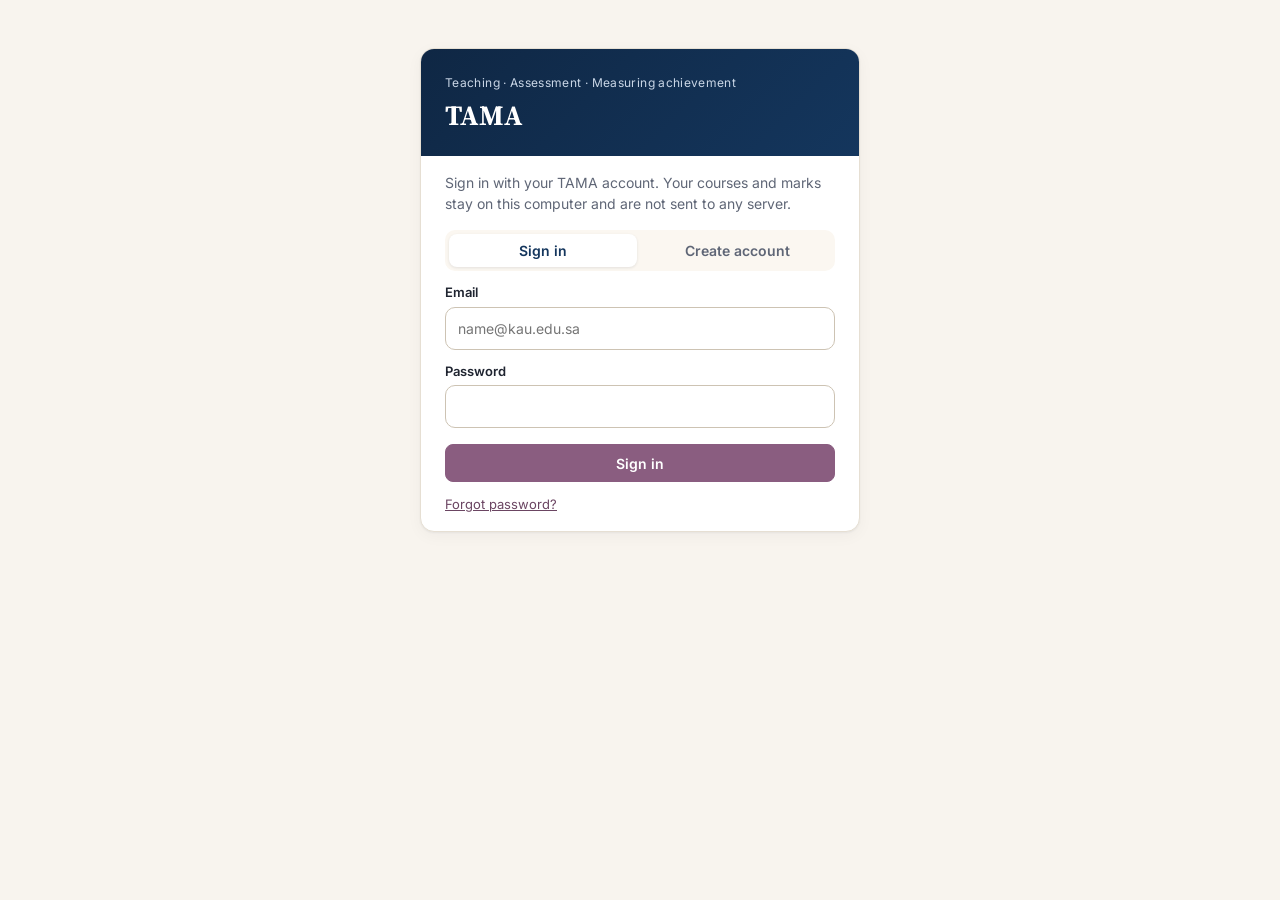
<file: course-setup-trial/index.html>
<!doctype html>
<html lang="en">
<head>
<meta charset="utf-8">
<meta name="viewport" content="width=device-width, initial-scale=1">
<title>TAMA</title>
<meta name="description" content="Trial rebuild of TAMA's Course setup page as a standalone website.">
<link rel="preconnect" href="https://fonts.googleapis.com">
<link rel="preconnect" href="https://fonts.gstatic.com" crossorigin>
<link href="https://fonts.googleapis.com/css2?family=Inter:wght@400;500;600;700&family=Source+Serif+4:opsz,wght@8..60,600;8..60,700&display=swap" rel="stylesheet">
<link rel="stylesheet" href="styles.css?v=202611281450">
</head>
<body>
<div id="gate" class="gate" hidden></div>
<aside class="side" id="side">
  <div class="brand">
    <div class="logo">T</div>
    <div><b>TAMA</b><span>Academic Assessment Manager</span></div>
  </div>
  <nav class="nav" aria-label="Pages">
    <a class="off" title="Not part of this trial">Overview</a>
    <a href="#course-setup" data-page="course-setup">Course setup</a>
    <a href="#lectures-slos" data-page="lectures-slos">Lectures &amp; SLOs</a>
    <a href="#assessment-plan" data-page="assessment-plan">Assessment plan</a>
    <a href="#exam-blueprint" data-page="exam-blueprint">Blueprint and Exam builder</a>
    <a href="#exam-results" data-page="exam-results">Exam results and item analysis</a>
    <a href="#student-marks" data-page="student-marks">Student marks</a>
    <a href="#clo-achievement" data-page="clo-achievement">CLO achievement</a>
    <a href="#mark-sheet" data-page="mark-sheet">Course mark sheet</a>
    <a href="#cognitive" data-page="cognitive">Cognitive distribution</a>
    <a href="#action-plan" data-page="action-plan">Improvement action plan</a>
    <a href="#documents" data-page="documents">Documents and reports</a>
    <a href="#export-reports" data-page="export-reports">Export reports</a>
    <a href="#settings" data-page="settings">Settings</a>
  </nav>
  <div class="side-foot">Trial: every page except the Overview is built.<br>Data stays on this computer.</div>
</aside>
<div class="scrim" onclick="document.body.classList.remove('nav-open')"></div>

<div class="main">
  <header class="top">
    <button class="menu-btn" id="menu-btn" aria-label="Menu">☰</button>
    <div class="crumbs"><span>TAMA</span><span class="sep">/</span><b id="crumb-page">Course setup</b><span class="sep" id="crumb-sep">/</span><span id="crumb-course"></span></div>
    <div class="top-right">
      <span class="trial-tag">Trial</span>
      <span class="save-state" id="save-state"></span>
      <span class="who-bar" id="who-bar" hidden></span>
      <button class="btn sm" id="btn-data">Your data</button>
    </div>
  </header>

  <div class="page">
    <div class="page-head">
      <h1 id="page-title">Course setup</h1>
      <p id="page-sub"></p>
    </div>
    <section class="card picker" id="picker"></section>
    <nav class="jump" id="jump" hidden></nav>
    <div id="content"></div>
  </div>
</div>

<div class="panel-wrap" id="data-panel" hidden>
  <div class="panel" role="dialog" aria-label="Your data">
    <div class="panel-head"><h3>Your data</h3><button class="icon-btn" id="data-close" aria-label="Close">×</button></div>
    <div id="data-body"></div>
  </div>
</div>
<div class="toasts" id="toasts" aria-live="polite"></div>
<button class="help-btn" id="help-btn" title="Not sure how to do something? Get the steps for this page and answers to common questions."><span class="dot"></span>Ask the assistant</button>
<div class="panel-wrap" id="help-wrap" hidden>
  <div class="panel help-panel" role="dialog" aria-label="Ask the assistant">
    <div class="panel-head"><h3>Ask the assistant</h3><button class="icon-btn" id="help-close" aria-label="Close">×</button></div>
    <div id="help-body"></div>
  </div>
</div>

<script src="js/util.js?v=202611281450"></script>
<script src="js/store.js?v=202611281450"></script>
<script src="js/links.js?v=202611281450"></script>
<script src="js/importer.js?v=202611281450"></script>
<script src="js/charts.js?v=202611281450"></script>
<script src="js/app.js?v=202611281450"></script>
<script src="js/plos.js?v=202611281450"></script>
<script src="js/clos.js?v=202611281450"></script>
<script src="js/cloimport.js?v=202611281450"></script>
<script src="js/slos.js?v=202611281450"></script>
<script src="js/slopage.js?v=202611281450"></script>
<script src="js/plan.js?v=202611281450"></script>
<script src="js/blueprint.js?v=202611281450"></script>
<script src="js/questions.js?v=202611281450"></script>
<script src="js/qimport.js?v=202611281450"></script>
<script src="js/bpdownloads.js?v=202611281450"></script>
<script src="js/papertpl.js?v=202611281450"></script>
<script src="js/paperlayout.js?v=202611281450"></script>
<script src="js/qbank.js?v=202611281450"></script>
<script src="js/results.js?v=202611281450"></script>
<script src="js/marks.js?v=202611281450"></script>
<script src="js/charts2.js"></script>
<script src="js/suggest.js?v=202611281450"></script>
<script src="js/marksheet.js?v=202611281450"></script>
<script src="js/cloach.js?v=202611281450"></script>
<script src="js/cognitive.js?v=202611281450"></script>
<script src="js/actionplan.js?v=202611281450"></script>
<script src="js/docs.js?v=202611281450"></script>
<script src="js/docspec.js?v=202611281450"></script>
<script src="js/docsyl.js?v=202611281450"></script>
<script src="js/export.js?v=202611281450"></script>
<script src="js/settings.js?v=202611281450"></script>
<script src="js/helpdata.js?v=202611281450"></script>
<script src="js/ai.js?v=202611281450"></script>
<script type="module" src="js/auth.js?v=202611281450"></script>
</body>
</html>
</file>
<file: course-setup-trial/styles.css>
/* TAMA Course setup trial: navy, mauve and cream, in a clean side-menu platform layout. */
:root {
  --navy: #14365d; --navy-deep: #0f2744; --navy-soft: #2b4a6d;
  --mauve: #8a5d80; --mauve-dark: #6b4562; --mauve-tint: #f3ebf1;
  --cream: #f7f0e6; --cream-soft: #fbf7f1; --sand: #e8dccb;
  --ink: #1f2430; --soft: #5f6676; --line: #e6dfd3; --field: #cdc3b3;
  --card: #ffffff; --filled: #e9f0fa; --page: #f8f4ee;
  --ok: #2f6b4f; --warn: #8a6410;
  --radius: 14px; --shadow: 0 1px 2px rgba(20, 30, 50, .05), 0 4px 16px rgba(20, 30, 50, .04);
  --font: "Inter", "Segoe UI", system-ui, -apple-system, sans-serif;
  --serif: "Source Serif 4", Georgia, "Times New Roman", serif;
  color-scheme: light;
}
* { box-sizing: border-box; }
html, body { margin: 0; background: var(--page); color: var(--ink); font: 14px/1.5 var(--font); }
body { display: flex; min-height: 100vh; }
button, input, select, textarea { font: inherit; color: inherit; }
h1, h2, h3, h4 { margin: 0; }
code { background: var(--cream); padding: 1px 5px; border-radius: 4px; font-size: .9em; }

/* ---------- side menu */
.side { width: 248px; flex: none; background: var(--navy-deep); color: #d3deec; position: sticky; top: 0; height: 100vh; overflow-y: auto; display: flex; flex-direction: column; padding: 0 12px 16px; z-index: 30; }
.brand { display: flex; gap: 10px; align-items: center; padding: 20px 6px 16px; border-bottom: 1px solid rgba(255,255,255,.1); margin-bottom: 10px; }
.brand .logo { width: 36px; height: 36px; border-radius: 10px; background: linear-gradient(135deg, var(--mauve), #b48aa9); color: #fff; display: grid; place-items: center; font: 700 18px var(--serif); }
.brand b { display: block; color: #fff; font-size: 16px; letter-spacing: .02em; }
.brand span { font-size: 12px; color: #9fb3cc; }
.nav { display: flex; flex-direction: column; gap: 2px; }
.nav a { padding: 8px 12px; border-radius: 8px; border-left: 3px solid transparent; font-size: 13.5px; font-weight: 500; text-decoration: none; color: #d3deec; }
.nav a.off { opacity: .45; cursor: not-allowed; }
.nav a.on { background: rgba(138, 93, 128, .35); border-left-color: #c79bbd; color: #fff; font-weight: 600; }
.side-foot { margin-top: auto; font-size: 11.5px; color: #7f93ad; padding: 16px 8px 0; line-height: 1.5; }

/* ---------- top bar and page */
.main { flex: 1; min-width: 0; display: flex; flex-direction: column; }
.top { position: sticky; top: 0; z-index: 20; height: 56px; display: flex; align-items: center; gap: 12px; padding: 0 28px; background: rgba(255,255,255,.92); backdrop-filter: blur(6px); border-bottom: 1px solid var(--line); }
.menu-btn { display: none; border: 0; background: none; font-size: 20px; cursor: pointer; }
.crumbs { display: flex; gap: 8px; align-items: center; color: var(--soft); font-size: 13px; min-width: 0; white-space: nowrap; overflow: hidden; text-overflow: ellipsis; }
.crumbs b { color: var(--ink); font-weight: 600; }
.crumbs .sep { color: #b9b2a6; }
#crumb-course { color: var(--navy); font-weight: 600; overflow: hidden; text-overflow: ellipsis; }
#crumb-course:empty, #crumb-course:empty ~ * { display: none; }
.top-right { margin-left: auto; display: flex; align-items: center; gap: 12px; }
.trial-tag { background: var(--mauve-tint); color: var(--mauve-dark); font-size: 11px; font-weight: 700; padding: 2px 9px; border-radius: 99px; letter-spacing: .05em; text-transform: uppercase; }
.save-state { font-size: 12px; color: var(--soft); white-space: nowrap; }
.page { width: 100%; max-width: 1180px; margin: 0 auto; padding: 26px 28px 80px; }
.page-head { margin-bottom: 18px; }
.page-head h1 { font: 700 28px/1.2 var(--serif); color: var(--navy); letter-spacing: -.01em; }
.page-head p { margin: 4px 0 0; color: var(--soft); }

/* ---------- cards and section heads */
.card { background: var(--card); border: 1px solid var(--line); border-radius: var(--radius); box-shadow: var(--shadow); padding: 22px 24px; margin-bottom: 18px; scroll-margin-top: 70px; }
.sec-head { display: flex; justify-content: space-between; align-items: flex-start; gap: 12px; padding-bottom: 12px; margin-bottom: 16px; border-bottom: 1px solid var(--line); scroll-margin-top: 120px; }
.sec-head h2 { font: 600 20px/1.3 var(--serif); color: var(--navy); }
.sec-head .sub { margin: 3px 0 0; color: var(--soft); font-size: 13px; }
.count { background: var(--cream); color: var(--navy); font-weight: 600; font-size: 12px; border-radius: 99px; padding: 3px 11px; white-space: nowrap; }
h4 { font-size: 13.5px; font-weight: 600; color: var(--navy); margin: 18px 0 8px; }

/* course picker: the one bold element on the page */
.picker { padding: 18px 24px; border-left: 6px solid var(--mauve); }
.picker-lbl { display: block; font: 600 15px var(--serif); color: var(--navy); margin-bottom: 6px; }
.picker-row { display: flex; gap: 10px; }
.picker select { flex: 1; min-width: 0; min-height: 46px; border: 1.5px solid var(--navy); border-radius: 10px; padding: 0 14px; font-size: 15px; font-weight: 500; background: #fff; }
.picker select.chosen { background: var(--filled); }
.jump { position: sticky; top: 56px; z-index: 10; display: flex; gap: 4px; flex-wrap: wrap; padding: 8px 0 10px; margin: -6px 0 10px; background: linear-gradient(var(--page) 80%, transparent); }
.jump a { font-size: 12.5px; font-weight: 500; color: var(--mauve-dark); text-decoration: none; padding: 5px 12px; border-radius: 99px; background: #fff; border: 1px solid var(--line); }
.jump a:hover { border-color: var(--mauve); }

/* ---------- fields */
.grid { display: grid; gap: 12px 16px; margin-bottom: 12px; align-items: start; }
.grid.g1 { grid-template-columns: 1fr; }
.grid.g2 { grid-template-columns: repeat(2, minmax(0, 1fr)); }
.grid.g3 { grid-template-columns: repeat(3, minmax(0, 1fr)); }
.grid.g4 { grid-template-columns: repeat(4, minmax(0, 1fr)); }
.grid.tight { margin: 0; }
.grid.g-plo { grid-template-columns: minmax(120px, 1fr) 3fr auto; align-items: end; margin: 0; }
.grid.g-style { grid-template-columns: minmax(0, 1.3fr) auto minmax(0, 1.6fr); align-items: end; }
.grid.g-mode { grid-template-columns: auto minmax(0, 1fr); align-items: end; }
.grid.g-tg { grid-template-columns: minmax(0, 3fr) minmax(0, 2fr); gap: 20px; }
.fld { display: flex; flex-direction: column; gap: 5px; min-width: 0; }
.fld .lbl { font-size: 12.5px; font-weight: 600; color: var(--ink); letter-spacing: .005em; }
.req { color: var(--mauve); }
.hint { display: inline-grid; place-items: center; width: 15px; height: 15px; border-radius: 50%; background: var(--cream); color: var(--soft); font-size: 10px; font-style: normal; cursor: help; margin-left: 2px; }
.fld input, .fld select, .fld textarea, .cell {
  width: 100%; border: 1.5px solid var(--field); border-radius: 8px; background: #fff; padding: 8px 11px; min-height: 38px;
  transition: background-color .35s ease, border-color .15s ease, box-shadow .15s ease; outline: none; }
.fld textarea { resize: vertical; line-height: 1.5; }
.fld.filled input, .fld.filled select, .fld.filled textarea, .cell.filled, .fld.filled .chips { background: var(--filled); }
.fld input:hover, .fld select:hover, .fld textarea:hover, .cell:hover { border-color: #9a8f80; }
.fld input:focus, .fld select:focus, .fld textarea:focus, .cell:focus { border-color: var(--mauve); box-shadow: 0 0 0 3px rgba(138, 93, 128, .2); }
.fld.copied input, .fld.copied select, .fld.copied textarea { border: 2.5px solid var(--navy); }
.fld.locked input { color: #111; -webkit-text-fill-color: #111; opacity: 1; cursor: not-allowed; border-style: dashed; }
.fld.locked:not(.filled) input { background: var(--filled); color: var(--mauve); }
.fld-btn { display: flex; align-items: flex-end; }
.chips { display: flex; flex-wrap: wrap; gap: 6px; padding: 6px; min-height: 38px; border: 1.5px solid var(--field); border-radius: 8px; transition: background-color .35s ease; }
.chip { border: 1px solid var(--field); background: #fff; border-radius: 99px; padding: 3px 11px; font-size: 12.5px; cursor: pointer; }
.chip.on { background: var(--mauve); border-color: var(--mauve); color: #fff; }
.seg { display: inline-flex; border: 1.5px solid var(--field); border-radius: 9px; overflow: hidden; background: #fff; }
.seg button { border: 0; background: none; padding: 7px 13px; font-size: 13px; cursor: pointer; white-space: nowrap; }
.seg button + button { border-left: 1px solid var(--field); }
.seg button.on { background: var(--mauve); color: #fff; font-weight: 600; }
.mode-box { display: flex; flex-direction: column; gap: 5px; }
.mode-box .lbl { font-size: 12.5px; font-weight: 600; }
.tick { display: inline-flex; gap: 8px; align-items: center; margin: 6px 0; cursor: pointer; }
.tick[hidden] { display: none; }
.tick input { accent-color: var(--mauve); width: 16px; height: 16px; }

/* ---------- buttons */
.btn { display: inline-flex; align-items: center; justify-content: center; gap: 6px; min-height: 38px; padding: 0 16px; border-radius: 8px; border: 1.5px solid var(--mauve); background: #fff; color: var(--mauve-dark); font-weight: 600; cursor: pointer; white-space: nowrap; transition: background .15s, color .15s; text-decoration: none; }
.btn:hover:not(:disabled) { background: var(--mauve); color: #fff; }
.btn.primary { background: var(--mauve); color: #fff; }
.btn.primary:hover { background: var(--mauve-dark); border-color: var(--mauve-dark); }
.btn.ghost { border-color: transparent; background: transparent; }
.btn.ghost:hover { background: var(--mauve-tint); color: var(--mauve-dark); }
.btn.sm { min-height: 32px; padding: 0 12px; font-size: 13px; }
.btn:disabled { opacity: .45; cursor: not-allowed; }
.icon-btn { border: 0; background: none; cursor: pointer; font-size: 15px; padding: 4px 6px; border-radius: 6px; opacity: .6; }
.icon-btn:hover { opacity: 1; background: var(--cream); }
.row-btns { display: flex; gap: 10px; flex-wrap: wrap; align-items: center; margin-top: 10px; }
.row-btns.end { justify-content: flex-end; }
.row-btns.between { justify-content: space-between; align-items: flex-start; }
.file-btn { position: relative; }

/* ---------- messages (text only: no red) */
.note { color: var(--soft); font-size: 13px; margin: 6px 0 10px; }
.muted { color: var(--soft); font-weight: 400; }
.warn-text { color: var(--warn); font-size: 13px; margin: 6px 0; }
.warn-text::before { content: "⚠ "; }
.ok-text { color: var(--ok); font-size: 13px; margin: 6px 0; }
.info-box, .ok-box, .warn-box { display: flex; gap: 12px; align-items: center; justify-content: space-between; flex-wrap: wrap; border-radius: 10px; padding: 10px 14px; margin: 8px 0 12px; font-size: 13px; }
.info-box { background: var(--cream-soft); border: 1px solid var(--sand); }
.ok-box { background: #eef6f1; border: 1px solid #cfe5d8; color: var(--ok); }
.warn-box { display: block; background: #fdf7e8; border: 1px solid #efe0b6; color: var(--warn); }
.warn-box ul { margin: 4px 0 0; padding-left: 20px; }
.copy-box { background: var(--cream-soft); border: 1px solid var(--sand); border-radius: 12px; padding: 14px 16px; margin-bottom: 16px; display: grid; gap: 8px; }
.copy-box .fld { max-width: 520px; }
.add-box { background: var(--cream-soft); border: 1px solid var(--sand); border-radius: 12px; padding: 14px 16px; margin-bottom: 16px; }
.add-title { font-weight: 600; color: var(--navy); margin-bottom: 8px; font-size: 13.5px; }
.empty-state { text-align: center; padding: 48px 20px; background: #fff; border: 1px dashed var(--sand); border-radius: var(--radius); }
.empty-state .empty-icon { font-size: 34px; }
.empty-state h3 { font: 600 20px var(--serif); color: var(--navy); margin: 8px 0 4px; }
.empty-state p { color: var(--soft); margin: 0 0 14px; }
.empty-state .row-btns { justify-content: center; }
.danger-zone summary { cursor: pointer; color: var(--soft); font-size: 13px; padding: 9px 4px; }
.danger-zone[open] { background: var(--cream-soft); border: 1px solid var(--sand); border-radius: 10px; padding: 0 14px 12px; max-width: 460px; }

/* ---------- tables: every column visible, long text wraps, no red */
.tbl { width: 100%; border-collapse: separate; border-spacing: 0; table-layout: fixed; border: 1px solid var(--line); border-radius: 10px; overflow: hidden; margin: 6px 0 8px; font-size: 13px; }
.tbl th { background: var(--cream); color: var(--navy); font-weight: 600; text-align: left; padding: 8px 8px; font-size: 12px; line-height: 1.3; vertical-align: bottom; white-space: normal; word-break: normal; overflow-wrap: anywhere; border-bottom: 1px solid var(--line); }
.tbl td { padding: 5px 6px; border-bottom: 1px solid #f0ebe2; vertical-align: top; overflow-wrap: anywhere; }
.tbl tr:last-child td { border-bottom: 0; }
.tbl td.num, .tbl th.num { text-align: right; }
.tbl td.ctr { text-align: center; vertical-align: middle; }
.tbl td.wrap { white-space: pre-wrap; }
.tbl td.ro { color: var(--ink); padding-top: 9px; }
.tbl tr.total td { font-weight: 600; background: var(--cream-soft); }
.tbl .num-in { text-align: right; padding: 7px 6px; }
.tbl .cell { min-height: 34px; padding: 6px 7px; font-size: 13px; border-width: 1px; border-color: transparent; background: transparent; }
.tbl .cell.filled { background: var(--filled); }
.tbl .cell:not(.filled):not(select) { background: #fff; border-color: var(--line); }   /* empty cells: white box, still clearly typeable */
.tbl .cell:hover { border-color: var(--field); }
.tbl .cell:focus { border-color: var(--mauve); background: #fff; }
.tbl textarea.cell { resize: none; overflow: hidden; line-height: 1.45; display: block; }
.tbl select.cell { padding: 6px 2px; }
.tbl input.cell::-webkit-calendar-picker-indicator { display: none !important; }
.tbl input.cell[list] { text-overflow: clip; }
.tbl td.num:first-child { color: var(--soft); padding-top: 11px; }
.locked-id { display: block; padding: 7px 6px; font-weight: 600; color: #111; }
.confirm-row td { background: #fdf7e8; }
.tbl select.cell.no-clo, .no-clo-text { color: var(--mauve); font-weight: 700; }
.nc-tick { accent-color: var(--mauve); width: 17px; height: 17px; margin-top: 8px; }
.nav a[href] { cursor: pointer; }
.nav a:not(.on):not(.off):hover { background: rgba(255,255,255,.08); }
.confirm-row .btn { margin-left: 6px; }
.raw { max-height: 360px; overflow: auto; margin: 6px 0 12px; }
.raw .tbl { table-layout: auto; }

/* ---------- Add CLOs box */
.add-clos > summary { list-style: none; cursor: pointer; font: 600 17px var(--serif); color: var(--navy); display: flex; align-items: center; gap: 10px; }
.add-clos > summary::-webkit-details-marker { display: none; }
.add-clos > summary .plus { width: 28px; height: 28px; display: grid; place-items: center; border-radius: 8px; background: var(--mauve); color: #fff; font: 600 16px var(--font); }
.add-clos > summary .muted { font: 400 13px var(--font); }
.add-clos[open] > summary { margin-bottom: 14px; padding-bottom: 12px; border-bottom: 1px solid var(--line); }
.tabs { display: flex; gap: 4px; border-bottom: 1px solid var(--line); margin-bottom: 14px; flex-wrap: wrap; }
.tabs button { border: 0; background: none; padding: 9px 14px; cursor: pointer; font-weight: 500; color: var(--soft); border-bottom: 2.5px solid transparent; margin-bottom: -1px; }
.tabs button.on { color: var(--mauve-dark); border-bottom-color: var(--mauve); font-weight: 600; }
.drop { border: 1.5px dashed var(--field); border-radius: 12px; padding: 18px; text-align: center; background: var(--cream-soft); margin: 10px 0; display: flex; gap: 10px; align-items: center; justify-content: center; flex-wrap: wrap; }
.drop.over { border-color: var(--mauve); background: var(--mauve-tint); }

/* ---------- charts */
.charts { margin-top: 14px; }
.chart-card { border: 1px solid var(--line); border-radius: 12px; padding: 14px 16px; background: #fff; min-width: 0; }
.chart-title { font-weight: 600; font-size: 13.5px; color: var(--navy); margin-bottom: 6px; }
.chart-title span { color: var(--soft); font-weight: 400; }
.chart-empty { color: var(--soft); font-size: 13px; padding: 16px; border: 1px dashed var(--line); border-radius: 12px; }
.donut-wrap { display: flex; align-items: center; gap: 12px; }
.donut { width: 210px; max-width: 55%; flex: none; }
.donut-total { font: 700 22px var(--serif); fill: var(--navy); }
.chart-lbl { font-size: 11px; fill: #3b4a5f; }
.legend { list-style: none; padding: 0; margin: 0; font-size: 12.5px; display: grid; gap: 4px; }
.legend .dot { display: inline-block; width: 10px; height: 10px; border-radius: 50%; margin-right: 7px; vertical-align: -1px; }
.bars { width: 100%; height: auto; }
.bars .gl { stroke: #ece6dc; }
.bars .axis { font-size: 11.5px; fill: #3b4a5f; }
.axis-title { text-align: center; font-size: 12px; color: var(--soft); }

/* ---------- data panel and toasts */
.panel-wrap { position: fixed; inset: 0; background: rgba(15, 39, 68, .35); z-index: 50; display: flex; justify-content: flex-end; }
.panel-wrap[hidden] { display: none; }
.panel { width: min(440px, 100%); height: 100%; overflow-y: auto; background: #fff; padding: 22px 24px; box-shadow: -8px 0 30px rgba(0,0,0,.12); }
.panel-head { display: flex; justify-content: space-between; align-items: center; margin-bottom: 8px; }
.panel-head h3 { font: 600 20px var(--serif); color: var(--navy); }
.panel h4 { margin-top: 20px; }
.panel .btn { margin: 4px 6px 4px 0; }
.panel-box { background: var(--cream-soft); border: 1px solid var(--sand); border-radius: 10px; padding: 10px 14px; }
.toasts { position: fixed; right: 20px; bottom: 20px; display: flex; flex-direction: column; gap: 8px; z-index: 60; max-width: min(420px, calc(100vw - 32px)); }
.toast { display: flex; gap: 10px; align-items: flex-start; background: var(--navy); color: #fff; border-radius: 10px; padding: 11px 12px 11px 14px; box-shadow: 0 8px 24px rgba(0,0,0,.18); font-size: 13px; animation: tin .2s ease; transition: opacity .5s, transform .5s; }
.toast.warn { background: #5b4313; }
.toast.out { opacity: 0; transform: translateY(6px); }
.toast .ti { flex: none; width: 20px; height: 20px; border-radius: 50%; display: grid; place-items: center; background: rgba(255,255,255,.18); font-weight: 700; font-size: 12px; }
.toast button { margin-left: auto; border: 0; background: none; color: #fff; opacity: .7; cursor: pointer; font-size: 16px; line-height: 1; }
@keyframes tin { from { opacity: 0; transform: translateY(8px); } }

/* ---------- Assessment plan */
.grid.g-tot { grid-template-columns: minmax(0, 200px) minmax(0, 1fr); align-items: start; }
.warn-text.inline { display: inline; margin: 0 0 0 6px; }
.tot-line { margin: 8px 0 0; font-size: 13px; }
.tbl .calc { display: block; padding: 7px; color: var(--ink); font-size: 13px; }
.tbl tr.total-row td { background: var(--cream-soft); font-size: 13px; padding-top: 9px; padding-bottom: 9px; }
.tbl tr.new-row td { background: #fcfbf8; }
.tbl td.b { font-weight: 700; }
.plan-tbl th.mth { font-size: 12px; line-height: 1.25; text-align: center; word-break: normal; overflow-wrap: break-word; }
.plan-wrap { position: relative; }
.plan-wrap.scroll { overflow-x: auto; border-radius: 10px; cursor: grab; scrollbar-width: thin; }
.plan-wrap.scroll.dragging { cursor: grabbing; user-select: none; }
.plan-wrap.scroll .plan-tbl { margin: 0; overflow: visible; }
.plan-tbl.scroll th.mth { vertical-align: bottom; padding: 8px 10px; }
.plan-tbl .stick { position: sticky; z-index: 1; background: #fff; }
.plan-tbl th.stick { background: var(--cream); z-index: 2; }
.plan-tbl .stick-last { box-shadow: 6px 0 6px -4px rgba(20, 54, 93, .18); }
.plan-tbl.vertical th.mth { height: 210px; vertical-align: bottom; padding: 6px 2px; }
.plan-tbl.vertical th.mth span { writing-mode: vertical-rl; transform: rotate(180deg); display: inline-block; max-height: 200px; text-align: left; line-height: 1.15; white-space: normal; }
.scroll-hint { margin-top: 4px; }
.plan-tbl .words { word-break: normal; overflow-wrap: break-word; hyphens: manual; }   /* whole words, never split letters */
.plan-tbl td, .plan-tbl th { padding-left: 4px; padding-right: 4px; }
.plan-tbl td.tk { vertical-align: middle; }
.plan-tbl input[type=checkbox], .ptick { accent-color: var(--mauve); width: 18px; height: 18px; cursor: pointer; }
.plan-tbl tbody tr:hover td { background: var(--cream-soft); }
.cols-grid { margin-top: 4px; }
.col-box { border: 1px solid var(--line); border-radius: 10px; padding: 12px 14px; background: #fff; }
.col-box h4 { margin: 0 0 8px; }
.sum-grid { align-items: start; }
.sum-box { border: 1px solid var(--line); border-radius: 10px; padding: 0 12px; margin: 8px 0; background: #fff; }
.sum-box > summary { cursor: pointer; padding: 10px 0; font-weight: 600; color: var(--navy); }
.sum-box[open] > summary { border-bottom: 1px solid var(--line); margin-bottom: 8px; }
.sum-box .tbl { margin-bottom: 10px; }
.sum-tbl { table-layout: auto; }
.sum-tbl td, .sum-tbl th { font-size: 13px; word-break: normal; overflow-wrap: normal; }
.sum-tbl.kind-tbl { table-layout: fixed; }
.sum-tbl select.cell { font-size: 12px; }

/* ---------- Ask the assistant */
.help-btn { position: fixed; right: max(22px, env(safe-area-inset-right, 0px)); bottom: max(22px, env(safe-area-inset-bottom, 0px)); z-index: 40; display: inline-flex; align-items: center; gap: 8px; border: 0; border-radius: 24px; padding: 11px 18px; background: var(--navy); color: #fff; font-weight: 600; box-shadow: 0 3px 10px rgba(0,0,0,.25); cursor: pointer; }
.help-btn:hover { background: #1f5f8b; }
.help-btn .dot { width: 9px; height: 9px; border-radius: 50%; background: #1b998b; }
body.panel-open .help-btn { display: none; }
.toasts { bottom: 78px; }
.help-panel { width: min(560px, 100%); }
.help-steps { padding-left: 20px; margin: 0; display: grid; gap: 4px; }
.faq { border: 1px solid var(--line); border-radius: 10px; padding: 0 12px; margin: 6px 0; background: #fff; }
.faq summary { cursor: pointer; padding: 9px 0; font-weight: 500; }
.faq p { margin: 0 0 10px; color: var(--ink); }
.faq[open] { background: var(--cream-soft); }
.help-hits { display: grid; gap: 8px; margin: 10px 0; }
.hit { border-left: 3px solid var(--mauve); padding: 4px 0 4px 12px; }
.hit p { margin: 4px 0 0; }
.hit-page { display: block; color: var(--mauve); font-size: 12px; }
.ai-answer { background: var(--mauve-tint); border-radius: 10px; padding: 12px 14px; margin: 10px 0; }
.ai-answer div { margin-top: 6px; }

/* topics: the 'Not covered' word next to the tick shows on phones only */
.nc-lab { display: inline-flex; align-items: center; gap: 6px; cursor: pointer; }
.nc-word { display: none; font-size: 12px; }

/* ---------- narrow screens */
@media (max-width: 1000px) {
  .grid.g4 { grid-template-columns: repeat(2, minmax(0, 1fr)); }
  .grid.g-tg, .grid.g-style, .grid.g-mode { grid-template-columns: minmax(0, 1fr); }
}
@media (max-width: 860px) {
  .side { position: fixed; left: 0; top: 0; transform: translateX(-100%); transition: transform .2s; }
  body.nav-open .side { transform: none; }
  body.nav-open .scrim { position: fixed; inset: 0; background: rgba(0,0,0,.3); z-index: 25; }
  .menu-btn { display: block; }
  .top { padding: 0 16px; }
  .page { padding: 18px 16px 80px; }
  .grid.g3, .grid.g2, .grid.g-plo { grid-template-columns: minmax(0, 1fr); }
  .btn { white-space: normal; text-align: center; }
  .card { padding: 18px 16px; }
  .save-state { display: none; }
  .picker-row { flex-direction: column; }
  .tbl { font-size: 12px; }
  .link-tbl col { width: auto !important; }
  .link-tbl col:nth-child(3) { width: 26% !important; }
  .tbl th, .tbl td { padding-left: 4px; padding-right: 4px; }
  .clo-tbl, .clo-tbl tbody, .clo-tbl tr, .clo-tbl td { display: block; width: 100%; }
  .clo-tbl colgroup, .clo-tbl thead, .clo-tbl tr[hidden] { display: none; }
  .clo-tbl tr[data-i] { display: grid; grid-template-columns: repeat(3, 1fr); gap: 4px; padding: 8px; border-bottom: 1px solid var(--line); }
  .clo-tbl tr[data-i] td:nth-child(4) { grid-column: 1 / -1; }
  .slo-tbl, .slo-tbl tbody, .slo-tbl tr, .slo-tbl td { display: block; width: 100%; }
  .slo-tbl colgroup, .slo-tbl thead, .slo-tbl tr[hidden] { display: none; }
  .slo-tbl tr[data-i] { display: grid; grid-template-columns: 1fr 1fr 1fr auto; gap: 4px 6px; padding: 8px 4px; border-bottom: 1px solid var(--line); }
  .slo-tbl tr[data-i] td { border: 0; padding: 0; }
  .slo-tbl tr[data-i] td:nth-child(2) { order: 1; } .slo-tbl tr[data-i] td:nth-child(4) { order: 2; } .slo-tbl tr[data-i] td:nth-child(8) { order: 3; } .slo-tbl tr[data-i] td:nth-child(9) { order: 4; align-self: end; }
  .slo-tbl tr[data-i] td:nth-child(1) { order: 5; grid-column: 1 / 2; } .slo-tbl tr[data-i] td:nth-child(3) { order: 6; grid-column: 2 / -1; }
  .slo-tbl tr[data-i] td:nth-child(5) { order: 7; grid-column: 1 / -1; }
  .slo-tbl tr[data-i] td:nth-child(6) { order: 8; grid-column: 1 / 3; } .slo-tbl tr[data-i] td:nth-child(7) { order: 9; grid-column: 3 / -1; }
  .slo-tbl td[data-l]::before { content: attr(data-l); display: block; font-size: 11px; color: var(--muted, #666); margin-bottom: 2px; }
  .slo-tbl tr.confirm-row:not([hidden]) { display: block; padding: 8px 4px; }
  .seg { display: flex; flex-wrap: wrap; max-width: 100%; }
  .seg button { white-space: normal; flex: 1 1 auto; }
  .seg button + button { border-left: 0; border-top: 1px solid var(--field); }
  .top-tbl, .top-tbl tbody, .top-tbl tr, .top-tbl td { display: block; width: 100%; }
  .top-tbl colgroup, .top-tbl thead { display: none; }
  .top-tbl tr[data-t] { display: grid; grid-template-columns: 1fr auto; gap: 4px 8px; padding: 8px 4px; border-bottom: 1px solid var(--line); }
  .top-tbl tr[data-t] td { border: 0; padding: 0; }
  .top-tbl tr[data-t] td[data-l] { grid-column: 1 / -1; }
  .top-tbl td.ro { font-weight: 600; }
  .top-tbl td[data-l]::before { content: attr(data-l); display: block; font-size: 11px; color: var(--muted, #666); margin-bottom: 2px; }
  .top-tbl .nc-word { display: inline; }
  .top-tbl td[data-l] .cell, .slo-tbl td[data-l] .cell { border: 1px solid var(--line); border-radius: 6px; min-height: 34px; }
  .top-tbl tr[data-t]:not(.nc-on) td[data-l] { display: none; }
  .grid.g-tot { grid-template-columns: 1fr; }
  .g-tbl, .g-tbl tbody, .g-tbl tr, .g-tbl td, .f-tbl, .f-tbl tbody, .f-tbl tr, .f-tbl td, .plan-tbl, .plan-tbl tbody, .plan-tbl tr, .plan-tbl td, .sum-tbl, .sum-tbl tbody, .sum-tbl tr, .sum-tbl td { display: block; width: 100%; }
  .g-tbl colgroup, .g-tbl thead, .f-tbl colgroup, .f-tbl thead, .plan-tbl colgroup, .plan-tbl thead, .sum-tbl colgroup, .sum-tbl thead, .g-tbl tr[hidden], .f-tbl tr[hidden] { display: none; }
  .g-tbl tr[data-i] { display: grid; grid-template-columns: 64px 1fr 1fr 40px; gap: 4px 6px; padding: 8px 4px; border-bottom: 1px solid var(--line); background: none; }
  .g-tbl tr[data-i] td { border: 0; padding: 0; background: none; }
  .g-tbl tr[data-i] td:nth-child(1) { grid-column: 1; grid-row: 1; } .g-tbl tr[data-i] td:nth-child(2) { grid-column: 2 / 4; grid-row: 1; } .g-tbl tr[data-i] td:nth-child(8) { grid-column: 4; grid-row: 1; align-self: end; }
  .g-tbl tr[data-i] td:nth-child(3) { grid-column: 1 / -1; grid-row: 2; }
  .g-tbl tr[data-i] td:nth-child(4) { grid-column: 1 / 3; grid-row: 3; } .g-tbl tr[data-i] td:nth-child(5) { grid-column: 3 / 5; grid-row: 3; }
  .g-tbl tr[data-i] td:nth-child(6) { grid-column: 1 / 3; grid-row: 4; } .g-tbl tr[data-i] td:nth-child(7) { grid-column: 3 / 5; grid-row: 4; }
  .f-tbl tr.new-row td, .g-tbl tr.new-row td { background: none; }
  .g-tbl tr.total-row { display: flex; gap: 10px; padding: 8px 4px; } .g-tbl tr.total-row td { width: auto; padding: 0; background: none; } .g-tbl tr.total-row td:empty, .g-tbl tr.total-row td:nth-child(1), .g-tbl tr.total-row td:nth-child(3), .g-tbl tr.total-row td:nth-child(4), .g-tbl tr.total-row td:nth-child(7) { display: none; }
  .f-tbl tr[data-i] { display: grid; grid-template-columns: 1fr auto; gap: 4px 6px; padding: 8px 4px; border-bottom: 1px solid var(--line); }
  .f-tbl tr[data-i] td { border: 0; padding: 0; } .f-tbl tr[data-i] td:nth-child(1), .f-tbl tr[data-i] td:nth-child(2), .f-tbl tr[data-i] td:nth-child(3) { grid-column: 1; } .f-tbl tr[data-i] td:nth-child(4) { grid-column: 2; grid-row: 1; align-self: end; }
  .plan-tbl tr[data-i] { display: flex; flex-wrap: wrap; gap: 4px 12px; padding: 10px 4px; border-bottom: 1px solid var(--line); }
  .plan-tbl tr[data-i] td { border: 0; padding: 0; width: auto; background: none !important; }
  .plan-tbl tr[data-i] td:first-child { display: none; }
  .plan-tbl tr[data-i] td.wrap { flex-basis: 100%; }
  .plan-tbl td.tk { display: inline-flex; flex-direction: row-reverse; align-items: center; gap: 6px; font-size: 12px; border: 1px solid var(--line) !important; border-radius: 8px; padding: 4px 8px !important; }
  .plan-tbl td.tk::before { content: attr(data-l); }
  .sum-tbl tr { padding: 6px 4px; border-bottom: 1px solid var(--line); }
  .sum-tbl td { border: 0; padding: 1px 0; }
  .g-tbl td[data-l]::before, .f-tbl td[data-l]::before, .plan-tbl td.ro[data-l]:not([data-l=""])::before, .sum-tbl td[data-l]::before { content: attr(data-l); display: block; font-size: 11px; color: var(--muted, #666); margin-bottom: 2px; }
  .sum-tbl td[data-l]::before { display: inline; margin-right: 6px; }
  .sum-tbl td[data-l]::after { content: ""; }
  .donut-wrap { flex-direction: column; }
}
@media (max-width: 560px) { .grid.g4 { grid-template-columns: 1fr; } .crumbs > span:first-child, .crumbs > .sep:first-of-type { display: none; } }

.sum-one { max-width: 760px; }
.ct-wrap.scroll { overflow-x: auto; }
.sum-tbl.clo-types { table-layout: fixed; width: 100%; }
.sum-tbl.clo-types th.mth { height: 200px; vertical-align: bottom; padding: 6px 2px; text-align: center; }
.sum-tbl.clo-types th.mth span { writing-mode: vertical-rl; transform: rotate(180deg); display: inline-block; max-height: 190px; text-align: left; line-height: 1.15; white-space: normal; }
.sum-tbl.clo-types td.c { text-align: center; white-space: nowrap; padding-left: 2px; padding-right: 2px; }
.sum-tbl.clo-types td, .sum-tbl.clo-types th { overflow-wrap: break-word; }
@media (max-width: 760px) { .sum-tbl.clo-types { min-width: 0 !important; } .ct-wrap.scroll { overflow-x: visible; } .sum-tbl.clo-types td.c { text-align: left; } }
/* Assessment plan on medium windows: the side menu folds away (☰) so the wide plan tables fit without dragging */
@media (min-width: 861px) and (max-width: 1150px) {
  body[data-page="assessment-plan"] .side, body[data-page="exam-blueprint"] .side { position: fixed; left: 0; top: 0; transform: translateX(-100%); transition: transform .2s; }
  body[data-page="assessment-plan"].nav-open .side, body[data-page="exam-blueprint"].nav-open .side { transform: none; }
  body[data-page="assessment-plan"].nav-open .scrim, body[data-page="exam-blueprint"].nav-open .scrim { position: fixed; inset: 0; background: rgba(0,0,0,.3); z-index: 25; }
  body[data-page="assessment-plan"] .menu-btn, body[data-page="exam-blueprint"] .menu-btn { display: block; }
}
/* Assessment plan: bar chart of how many outcomes each assessment covers */
.bar-chart { border: 1px solid var(--line); border-radius: 12px; padding: 12px 16px; background: #fff; max-width: 900px; }
.bc-row { display: grid; grid-template-columns: minmax(140px, 34%) 1fr 104px; gap: 12px; align-items: center; padding: 5px 0; }
.bc-name { font-size: 13px; line-height: 1.3; }
.bc-track { height: 12px; background: var(--cream); border-radius: 7px; overflow: hidden; }
.bc-track i, .bc-key i { display: block; height: 100%; border-radius: 7px; min-width: 0; }
.bar-chart i.p { background: var(--mauve); } .bar-chart i.t { background: var(--navy); } .bar-chart i.o { background: #9aa3b2; }
.bc-num { font-weight: 600; color: var(--navy); font-size: 13px; text-align: right; white-space: nowrap; }
.bc-num small { font-weight: 400; color: var(--soft); }
.bc-key { display: flex; gap: 16px; flex-wrap: wrap; margin-top: 8px; padding-top: 8px; border-top: 1px solid var(--line); font-size: 12px; color: var(--soft); }
.bc-key span { display: inline-flex; align-items: center; gap: 6px; } .bc-key i { width: 12px; height: 12px; border-radius: 3px; }
@media (max-width: 760px) { .bc-row { grid-template-columns: 1fr auto; gap: 4px 10px; } .bc-name { grid-column: 1 / -1; } }
/* Assessment plan: total cards */
.kcards { display: grid; grid-template-columns: repeat(3, minmax(0, 1fr)); gap: 14px; max-width: 900px; margin-bottom: 6px; }
.kcard { border: 1px solid var(--line); border-radius: 12px; padding: 14px 16px; background: #fff; }
.kcard .lab { font-size: 13px; color: var(--soft); font-weight: 600; }
.kcard .big { font: 700 30px/1.2 var(--serif); color: var(--navy); margin-top: 4px; }
.kcard .big small { font: 500 14px var(--font); color: var(--soft); }
.kbar { height: 8px; border-radius: 6px; background: var(--cream); margin: 10px 0 6px; overflow: hidden; }
.kbar i { display: block; height: 100%; border-radius: 6px; }
.kcard.p .kbar i { background: var(--mauve); } .kcard.t .kbar i { background: var(--navy); } .kcard.a .kbar i { background: var(--ok); }
.kcard .pct { font-size: 12px; color: var(--soft); }
@media (max-width: 760px) { .kcards { grid-template-columns: minmax(0, 1fr); } }
.bc-head { display: flex; align-items: center; justify-content: space-between; gap: 10px; flex-wrap: wrap; max-width: 900px; margin: 20px 0 10px; }
.bc-head h4 { margin: 0; }
.bc-dl { display: flex; gap: 8px; flex-wrap: wrap; }
.bc-dl .btn { font-size: 12px; padding: 3px 10px; min-height: 0; line-height: 1.5; border-radius: 8px; }
.bc-dl { align-items: center; }
.bc-dl .seg.sm button { font-size: 12px; padding: 3px 10px; }
.bc-tbl { max-width: 900px; }
.bc-tbl th.num, .bc-tbl td.num { text-align: right; }
/* short definitions above the Summative and Formative tables */
.def-box { background: var(--mauve-tint); border-left: 3px solid var(--mauve); border-radius: 8px; padding: 9px 14px; margin: 4px 0 14px; font-size: 13px; line-height: 1.5; }
.def-box b { color: var(--navy); }
.def-box .ex { display: block; color: var(--soft); margin-top: 3px; }
/* CLO x assessment summary: each count in its own small box so neighbours never run together */
.clo-types .pill { display: inline-block; min-width: 30px; padding: 2px 4px; border-radius: 6px; font-size: 12px; font-weight: 600; line-height: 1.3; text-align: center; }
.clo-types .pill.l1 { background: #f3ebf1; color: #6b4562; }
.clo-types .pill.l2 { background: #dcc6d6; color: #4f3048; }
.clo-types .pill.l3 { background: #8a5d80; color: #fff; }

/* ---------- Blueprint for written exams */
body[data-page="exam-blueprint"] .bp-wrap { overflow-x: auto; }
.bp-tbl th.bx-h { text-align: center; vertical-align: bottom; font-size: 12px; line-height: 1.25; padding: 6px 4px; border-left: 2px solid #fff; }
.bp-tbl th.bx-t { text-align: center; font-size: 11px; padding: 4px 0; }
.bp-tbl th.g1, .bp-tbl td.g1 { background-color: #fbf8f3; }
.bp-tbl th.bx-h.g1, .bp-tbl th.bx-t.g1 { background: #efe5d6; }
.bp-tbl td.bx { padding: 4px 0; vertical-align: middle; }
.bp-tbl td.bx.first, .bp-tbl th.bx-t:nth-child(3n+1) { border-left: 2px solid var(--line); }
.bp-tbl td.bx.inplan { background: #e8d3e2; }
.bp-tbl .words, .bp-w .words, .bp-out .words { word-break: normal; overflow-wrap: break-word; }
.bx-key { font-size: 12px; color: var(--soft); margin-top: 4px; }
.bx-key i { display: inline-block; width: 14px; height: 12px; border-radius: 3px; vertical-align: -1px; margin-right: 6px; }
.bx-key i.inplan { background: #e8d3e2; border: 1px solid #dcc6d6; }
.bp-exam { align-items: end; }
.kcard.bp-actual { padding: 8px 14px; } .kcard.bp-actual .big { font-size: 24px; }
.bp-live { display: flex; gap: 22px; align-items: center; flex-wrap: wrap; border: 1px solid var(--line); border-radius: 12px; padding: 12px 16px; margin: 4px 0 14px; background: var(--cream-soft); font-size: 13px; }
.bp-live .big { font: 700 28px/1.1 var(--serif); color: var(--navy); }
.bp-live .lab { color: var(--soft); font-size: 12px; font-weight: 600; }
.bp-live .lv { flex: 1; min-width: 150px; } .bp-live .lv-h { display: flex; justify-content: space-between; }
.bp-live .pct { font-size: 11px; color: var(--soft); }
.pill { display: inline-block; font-size: 12px; font-weight: 600; padding: 2px 10px; border-radius: 12px; }
.pill.ok { background: #d8f0e2; color: var(--ok); } .pill.warn { background: #fde7c2; color: var(--warn); }
.bp-th { margin: 6px 0 4px; }
.bp-min td { padding: 3px 6px; } .bp-min .cell { width: 100%; }
.bp-w td.ctr { vertical-align: middle; padding: 3px 2px; }
.bp-w th.ctr { text-align: center; font-size: 11px; }
.bp-w .wcell { width: 40px; text-align: center; border: 1.5px solid rgba(0,0,0,.12); border-radius: 6px; padding: 4px 2px; background: #fff; font-weight: 600; }
.bp-w .lock { color: #9aa0a6; }
.bp-w td.tot { background: #d5dde8; color: var(--navy); } .bp-w td.tot.bad { background: #fde7c2; color: var(--warn); }
.bp-ov td.cov { background: #e3f3e9; color: #1b4332; font-weight: 600; }
.bp-ov tr.total td.cov { background: #c9e9d5; }
.kcards.four { grid-template-columns: repeat(4, minmax(0, 1fr)); }
.kcards.four .kcard .big { font-size: 26px; }
.ok-line { color: var(--ok); font-size: 13px; margin: 8px 0; }
.bp-out td.t-bad { background: #fde7c2; color: var(--warn); } .bp-out td.t-ok { background: #d8f0e2; color: var(--ok); }
.bp-det td, .bp-det th { font-size: 12px; white-space: nowrap; }
@media (max-width: 760px) { .kcards.four { grid-template-columns: repeat(2, minmax(0, 1fr)); } .bp-exam { grid-template-columns: minmax(0, 1fr); } }
/* Blueprint: question mapping */
.qm-h { font: 600 17px var(--serif); color: var(--navy); margin: 18px 0 8px; }
.chips { display: flex; flex-wrap: wrap; gap: 6px; padding: 4px 0; }
.chip { display: inline-flex; align-items: center; gap: 5px; border: 1.5px solid var(--field); border-radius: 16px; padding: 3px 10px; font-size: 13px; cursor: pointer; background: #fff; }
.chip.on { background: var(--filled); border-color: #b9cbe6; }
.chip input { margin: 0; }
.qd-pic { max-height: 70px; border-radius: 6px; border: 1px solid var(--line); }
.qm-print { display: flex; gap: 8px; align-items: center; flex-wrap: wrap; margin: 6px 0; } .qm-print b { min-width: 96px; color: var(--navy); }
.qm-list tr.other td { color: var(--soft); }
.qm-list td, .qm-list th { font-size: 12.5px; }
.tick-line { display: flex; gap: 8px; align-items: center; font-size: 13px; margin: 6px 0; }
.qm-multi table { margin-top: 8px; background: #fff; }
.qm-k { margin: 6px 0 10px; }
.chip input[type=checkbox] { all: revert; margin: 0; width: auto; height: auto; }
.fld > .chips { border: 0; padding: 2px 0; }
@media (min-width: 761px) { .fld > .seg { align-self: flex-start; } }
.qx-tbl { min-width: 1800px; } .qx-tbl td { padding: 3px 4px; } .qx-tbl .cell { font-size: 12.5px; }
/* Blueprint: downloads */
.rep-prev { width: 100%; height: 720px; border: 1px solid var(--line); border-radius: 8px; background: #fff; margin-top: 8px; }
/* Blueprint: one test at a time (Dania 2026-11-19) */
.bp-tbl.one th.bx-t { font-size: 12.5px; padding: 6px 4px; }
.bp-tbl.one th.bx-h { font-size: 14px; }
.bp-tbl td.bx.off { background: #eceff3; }
.bp-tbl tr.locked td.ro { color: var(--soft); }
.bp-tbl td.bx input:disabled { opacity: .45; cursor: not-allowed; }
.bx-key { display: flex; gap: 18px; flex-wrap: wrap; }
.bx-key i.off { background: #eceff3; border: 1px solid #d8dde4; }
.bp-mh { margin-top: 18px; }
.bp-min .cell.need { border-color: #d9a441; background: #fff7e6; }
.bp-min td.fixed-min { font-weight: 600; color: var(--navy); padding-left: 14px; }
/* Blueprint: weights in the first table (Dania 2026-11-19) */
.bp-how ul { margin: 6px 0 0 18px; padding: 0; line-height: 1.6; }
.bp-tbl .wcell { width: 46px; text-align: center; border: 1.5px solid rgba(0,0,0,.15); border-radius: 6px; padding: 5px 2px; background: #fff; font-weight: 600; font: inherit; font-weight: 600; }
.bp-tbl .lock { color: #9aa0a6; }
.bp-tbl td.wtot { background: #d5dde8; color: var(--navy); vertical-align: middle; } .bp-tbl td.wtot.bad { background: #fde7c2; color: var(--warn); } .bp-tbl td.wtot.off { background: #eceff3; }
.bp-tbl tr.over td.bx.inplan { background: #f6dcc0; }
/* Exam builder: smaller tabs */
.tabs.sub-tabs { margin: 10px 0 6px; border-bottom: 1px solid var(--line); }
.tabs.sub-tabs button { font-size: 13.5px; padding: 7px 12px; }
.tabs.sub-tabs .cnt { display: inline-block; min-width: 18px; padding: 0 6px; border-radius: 9px; background: var(--mauve-tint); color: var(--navy); font-size: 11.5px; margin-left: 4px; }
/* Print: the faculty's template */
#tpl-box { margin-top: 14px; }
.tpl-how { margin: 4px 0 8px 18px; padding: 0; font-size: 13px; line-height: 1.6; }
.tpl-how code { background: var(--mauve-tint); border-radius: 4px; padding: 0 4px; font-size: 12px; }
.tpl-scope { display: inline-flex; margin: 0; }
.tpl-saved { display: flex; gap: 10px; align-items: center; justify-content: space-between; border: 1px solid var(--line); border-radius: 8px; padding: 6px 10px; margin: 6px 0; font-size: 13px; background: #fff; }
.tpl-hdr { display: block; max-width: 100%; max-height: 160px; border: 1px dashed var(--field); border-radius: 6px; margin: 4px 0; background: #fff; }
.pi-box { margin-top: 14px; } .pi-box h4 { margin: 0 0 4px; }
/* Print: the information boxes and the design of the top of the paper */
.pi-row { display: grid; grid-template-columns: minmax(0, 1fr) minmax(0, 2fr) auto; gap: 8px; margin: 6px 0; align-items: center; }
.pi-auto { font-size: 12.5px; padding-left: 4px; }
.pl-box { margin-top: 14px; } .pl-sec { border-top: 1px solid var(--line); padding-top: 8px; margin-top: 8px; } .pl-sec h5 { margin: 0 0 6px; font-size: 13.5px; color: var(--navy); }
.pl-row { display: flex; flex-wrap: wrap; gap: 8px; align-items: center; margin: 6px 0; } .pl-row > input[type=text] { flex: 1 1 260px; min-width: 0; } .pl-row select { width: auto; }
.pl-row.logo img { height: 44px; max-width: 140px; object-fit: contain; border: 1px solid var(--line); border-radius: 6px; background: #fff; padding: 2px; }
.pl-mv { display: inline-flex; gap: 4px; } .pl-mv .btn { padding: 3px 9px; }
.seg.mini button { padding: 4px 10px; font-size: 12.5px; }
.pl-col { display: inline-flex; gap: 8px; align-items: center; font-size: 13px; } .pl-col input[type=color] { width: 40px; height: 28px; border: 1px solid var(--field); border-radius: 6px; padding: 0; background: #fff; }
@media (max-width: 760px) { .pi-row { grid-template-columns: minmax(0, 1fr); } }
/* Question bank */
.qb-filters { border: 1px solid var(--line); border-radius: 10px; padding: 10px 12px; margin: 8px 0 10px; background: #fff; }
.qb-filters .grid.g4 { display: grid; grid-template-columns: repeat(4, minmax(0, 1fr)); gap: 8px 12px; }
@media (max-width: 960px) { .qb-filters .grid.g4 { grid-template-columns: repeat(2, minmax(0, 1fr)); } }
.qb-search input { width: 100%; }
.qb-tg { border: 0; background: none; cursor: pointer; font-size: 14px; color: var(--mauve-dark); padding: 2px 4px; }
.qb-pill { display: inline-block; min-width: 38px; text-align: center; border-radius: 9px; padding: 1px 6px; background: #eef1f5; }
.qb-pill.qb-ok { background: #dff3e6; color: #0b6b3a; } .qb-pill.qb-easy { background: #e3eefc; color: #1e40af; } .qb-pill.qb-hard { background: #fde7c2; color: #92400e; }
.qb-open td { background: #fbf8f3; }
.qb-det { display: grid; grid-template-columns: minmax(0, 3fr) minmax(0, 2fr); gap: 16px; padding: 4px 0; } .qb-det h5 { margin: 0 0 4px; color: var(--navy); }
.qb-full { font-weight: 600; margin: 0 0 6px; } .qb-opts { margin: 0 0 6px 18px; padding: 0; } .qb-opts li.key { color: #0b6b3a; font-weight: 700; }
.qb-pic { max-height: 140px; border: 1px solid var(--line); border-radius: 6px; } .qb-ia th { width: 46%; }
@media (max-width: 760px) { .qb-det { grid-template-columns: minmax(0, 1fr); } }

/* ---------- Exam results (item analysis) */
.kcards.six { grid-template-columns: repeat(6, minmax(0, 1fr)); max-width: none; }
.kcards.six .big { font-size: 22px; }
@media (max-width: 1100px) { .kcards.six { grid-template-columns: repeat(3, minmax(0, 1fr)); } }
.ir-kinds { gap: 18px; }
.ir-fmt button { padding: 7px 12px; }
.ir-tbl td.small, .ir-kpi td.small { font-size: 12px; }
.ir-tbl input.cell, .ir-tbl select.cell { width: 100%; box-sizing: border-box; }
.ir-tbl tr.lv-d td, .ir-legend .lv-d { background: #f6e3cf; }
.ir-tbl tr.lv-a td, .ir-legend .lv-a { background: #e3f1e6; }
.ir-tbl tr.lv-e td, .ir-legend .lv-e { background: #e3ecf8; }
.ir-tbl .neg, .ir-legend .neg { color: #b45309; font-weight: 700; }
.ir-legend { display: flex; flex-wrap: wrap; gap: 8px; margin: 6px 0; font-size: 12px; }
.ir-legend span { padding: 3px 9px; border-radius: 6px; border: 1px solid var(--line); }
td.kpi-below, .ir-legend .kpi-below { background: #fde7cf; color: #8a4b00; font-weight: 700; }
td.kpi-on, .ir-legend .kpi-on { background: #d4f5d4; color: #1d5e20; font-weight: 700; }
td.kpi-above, .ir-legend .kpi-above { background: #1e7b34; color: #fff; font-weight: 700; }
.ir-how { margin: 6px 0; padding-left: 20px; font-size: 13px; }
.ir-del { flex: 1; min-width: 260px; }
#sec-irmcq > .fld { margin-bottom: 12px; }

/* ---------- marks grid and partial marks */
.mg-tbl input.cell { width: 100%; box-sizing: border-box; }
.mg-up { flex: 1; min-width: 280px; }
.ip-q input.cell, .ip-q select.cell { width: 100%; box-sizing: border-box; }
.ip-card { display: grid; grid-template-columns: minmax(0, 3fr) minmax(0, 2fr); gap: 18px; border: 1px solid var(--line); border-radius: 12px; padding: 14px 16px; margin: 10px 0 14px; }
.ip-card h4 { margin: 0 0 6px; color: var(--navy); font: 700 17px var(--serif); }
.ip-info th { width: 42%; background: var(--cream-soft); font-size: 12.5px; }
.ip-stu { max-height: 420px; overflow-y: auto; }
@media (max-width: 900px) { .ip-card { grid-template-columns: minmax(0, 1fr); } }
.x-btn { border: 1px solid var(--line); background: #fff; color: var(--soft); border-radius: 6px; width: 24px; height: 24px; line-height: 20px; padding: 0; cursor: pointer; font-size: 15px; }
.x-btn:hover { border-color: var(--mauve); color: var(--mauve); }

.xs-tbl input.cell, .xs-tbl select.cell { width: 100%; box-sizing: border-box; }
.xs-msgs { line-height: 1.7; font-size: 13px; margin: 6px 0; }
tr.sub-row td { color: var(--soft); font-size: 12.5px; background: var(--cream-soft); }
tr.sub-bad td { background: #fdf3e2; }

/* strong warning (Dania 2026-11-22: yellow text was not alarming enough; still no red) */
.alert-box { display: flex; gap: 10px; align-items: flex-start; border: 2px solid #c2410c; background: #fff1e6; color: #7c2d12; border-radius: 10px; padding: 10px 14px; margin: 8px 0 12px; font-size: 13.5px; font-weight: 500; box-shadow: 0 0 0 3px rgba(194, 65, 12, .12); }
.alert-box b { color: #7c2d12; }
.alert-box.inline { display: inline-flex; margin: 4px 0; padding: 6px 12px; }
.alert-ic { font-size: 18px; line-height: 1.1; color: #c2410c; font-weight: 700; }
.alert-chip { display: inline-block; margin-left: 8px; padding: 2px 10px; border-radius: 999px; background: #c2410c; color: #fff; font-size: 12px; font-weight: 700; }
tr.sub-bad td { background: #fff; padding: 4px 6px; }

.mg-tbl th.mg-grp { border-bottom: 1px solid var(--line); border-left: 2px solid var(--sand); text-align: center; }
.mg-tbl th.mg-sub { font-weight: 500; font-size: 11.5px; }
.mg-tbl th.mg-conv, .mg-tbl td.mg-conv { background: var(--mauve-tint); color: var(--navy); font-weight: 600; }

/* paired marks table (Dania 2026-11-22: tidier) */
.mg-tbl th, .mg-tbl td { vertical-align: middle; }
.mg-tbl th.mg-grp { text-align: center; background: var(--navy); color: #fff; font-size: 13px; font-weight: 700; border-left: 3px solid #fff; padding: 7px 6px; border-bottom: 0; }
.mg-tbl th.mg-sub { text-align: center; font-size: 12px; font-weight: 700; color: var(--navy); background: var(--cream); padding: 6px 4px; }
.mg-tbl th.mg-conv { background: var(--mauve-tint); color: var(--mauve-dark); }
.mg-tbl .mg-out { display: block; font-size: 11px; font-weight: 500; color: var(--soft); margin-top: 1px; }
.mg-tbl th.mg-first, .mg-tbl td.mg-first { border-left: 3px solid #fff; box-shadow: inset 1px 0 0 var(--line); }
.mg-tbl td.mg-first input.cell { text-align: center; }
.mg-tbl td.mg-conv { background: var(--mauve-tint); color: var(--mauve-dark); font-weight: 700; text-align: center; font-size: 14px; }
.mg-tbl th.mg-tot-h { text-align: center; background: var(--navy-soft); color: #fff; font-weight: 700; border-left: 3px solid #fff; }
.mg-tbl th.mg-tot-h .mg-out { color: #d3deec; }
.mg-tbl td.mg-tot { text-align: center; font-weight: 800; color: var(--navy); background: #e9f0fa; border-left: 3px solid #fff; font-size: 14px; }
/* Dania 2026-11-22: centred text, no pink in the marks table */
.mg-tbl th, .mg-tbl td { text-align: center !important; }
.mg-tbl input.cell { text-align: center; }
.mg-tbl th.mg-conv { background: var(--cream); color: var(--navy); }
.mg-tbl td.mg-conv { background: var(--cream-soft); color: var(--navy); }
.mg-tbl td.mg-tot { background: #eef3fa; }

/* student list + sorting (Dania 2026-11-22) */
.xm-tools { display: flex; flex-wrap: wrap; align-items: center; gap: 8px 12px; margin: 10px 0 8px; }
.xm-tools .lbl { font-size: 13px; font-weight: 600; color: var(--navy); }
.xl-tbl td.ctr select.cell { text-align: center; text-align-last: center; }
.xl-tbl th, .xl-tbl td { vertical-align: middle; }
.xl-tbl th.ctr { text-align: center; }
.kcard.g-m .big { color: var(--navy); }
.kcard.g-f .big { color: var(--mauve-dark); }
/* course mark sheet + CLO achievement (2026-11-22) */
.btn.xs { min-height: 26px; padding: 0 10px; font-size: 12px; }
.ch2 { margin: 8px 0 12px; }
.ch2 .ch-scroll { overflow-x: auto; }
.ch-foot { display: flex; justify-content: flex-end; margin-top: 4px; }
.ch-legend { display: flex; flex-wrap: wrap; gap: 6px 16px; font-size: 12.5px; color: var(--navy); margin: 2px 0 6px; }
.ch-legend span { display: inline-flex; align-items: center; gap: 6px; }
.ch-legend i { display: inline-block; width: 14px; height: 12px; border-radius: 3px; }
.ms-charts { display: grid; grid-template-columns: repeat(auto-fit, minmax(min(100%, 440px), 1fr)); gap: 14px; align-items: start; }
.ms-tbl th, .ms-tbl td { vertical-align: middle; white-space: nowrap; }
.ms-tbl th.ms-a, .ms-tbl th.ms-f { white-space: normal; min-width: 76px; }
.ms-tbl th .mg-out { display: block; font-size: 11px; font-weight: 500; color: var(--soft); }
.ms-tbl td.ms-f { background: #e9f0fa; color: var(--navy); }
.ms-tbl td.ms-miss { color: #b45309; background: #fff7ed; }
.ms-tbl td.ms-fail { background: #fde7cf; color: #8a4b00; }
.ms-tbl tr.ms-out td { background: #fdf0e1; color: #7a4a00; }
.ms-tbl select.cell { min-width: 124px; }
.ms-st th, .ms-st td { text-align: center; vertical-align: middle; }
.ms-st td:first-child, .ms-st th:first-child { text-align: left; }
.ms-st tr.tot td { background: var(--cream); font-weight: 600; }
.ms-k { grid-template-columns: repeat(auto-fit, minmax(150px, 1fr)); }
.cl-route { display: grid; grid-template-columns: repeat(auto-fit, minmax(min(100%, 420px), 1fr)); gap: 12px; margin: 10px 0; }
.cl-steps { border: 1px solid var(--line); border-radius: 12px; padding: 12px 14px; background: #fff; font-size: 13.5px; }
.cl-step { display: flex; gap: 10px; align-items: flex-start; margin-top: 8px; color: #3b4a5f; }
.cl-tick { flex: 0 0 22px; height: 22px; border-radius: 50%; border: 1.5px solid var(--field); display: inline-flex; align-items: center; justify-content: center; font-size: 12px; font-weight: 700; color: var(--soft); }
.cl-step.ok .cl-tick { background: #1e7b34; border-color: #1e7b34; color: #fff; }
.cl-tbl th, .cl-tbl td, .cl-rep th, .cl-rep td { vertical-align: middle; }
.cl-tbl th .mg-out, .cl-rep .mg-out { display: block; font-size: 11px; font-weight: 500; color: var(--soft); }
.cl-tbl td.cl-txt, .cl-rep td.cl-txt, .xs-tbl td.cl-txt { min-width: 220px; max-width: 420px; white-space: normal; font-size: 13px; }
.cl-heat td, .cl-heat th { white-space: nowrap; }
.cl-chips { display: flex; flex-wrap: wrap; gap: 8px; }
.chip-tick { display: inline-flex; align-items: center; gap: 6px; border: 1px solid var(--line); border-radius: 999px; padding: 5px 12px; font-size: 13px; background: #fff; cursor: pointer; }
.cl-rep textarea.cell { width: 100%; min-height: 44px; resize: vertical; }
.chip-tick input, .xs-tbl input[type=checkbox] { width: 16px; height: 16px; min-height: 0; margin: 0; padding: 0; flex: 0 0 auto; accent-color: var(--mauve); }
.cl-rep input.cell { min-width: 150px; }
/* readable CLO tables (Dania 2026-11-22: "not readable table") */
.cl-tbl th, .cl-tbl td, .cl-heat th, .cl-heat td, .cl-rep th, .cl-rep td, .cl-hand th, .cl-hand td { overflow-wrap: normal; word-break: normal; }
.cl-hand th.cl-st, .cl-hand td.cl-txt { width: 300px; min-width: 300px; max-width: 300px; }
.cl-hand th.cl-vh { height: 240px; vertical-align: bottom; padding: 6px 2px; text-align: center; width: 74px; min-width: 74px; }
.cl-hand th.cl-vh span { writing-mode: vertical-rl; transform: rotate(180deg); display: inline-block; max-height: 228px; overflow: visible; font-size: 11.5px; text-align: left; line-height: 1.15; white-space: normal; }
.cl-hand td input.cell { width: 64px !important; min-width: 0 !important; max-width: 64px; text-align: center; padding-left: 4px; padding-right: 4px; }
.cl-hand td { vertical-align: middle; }
.cl-heat th { white-space: normal; min-width: 80px; max-width: 140px; }

/* ---------- "Suggest, then decide" box (js/suggest.js) */
.sug-box { margin: 8px 0 4px; }
.sug-btns { align-items: center; gap: 8px; flex-wrap: wrap; }
.sug-btns .note { margin: 0; }
.sug-panel { border: 1.5px dashed var(--mauve); background: var(--mauve-tint); border-radius: 12px; padding: 12px 14px; margin-top: 8px; }
.sug-head { display: flex; flex-wrap: wrap; align-items: center; gap: 6px 12px; margin-bottom: 8px; }
.sug-head b { color: var(--mauve-dark); }
.sug-head .note { flex: 1 1 260px; margin: 0; }
.sug-all { display: flex; gap: 6px; }
.sug-item { background: #fff; border: 1px solid var(--line); border-radius: 10px; padding: 10px 12px; margin-top: 8px; }
.sug-lbl { font-weight: 600; color: var(--navy); margin-bottom: 4px; }
.sug-cur { font-size: 13px; color: var(--soft); margin-bottom: 6px; }
.sug-cur summary { cursor: pointer; }
.sug-cur div { white-space: pre-wrap; padding: 4px 0 0 14px; }
.sug-ta { width: 100%; box-sizing: border-box; border: 1px solid var(--field); border-radius: 8px; padding: 8px 10px; font: inherit; resize: vertical; min-height: 64px; background: var(--cream-soft); }
.sug-item .row-btns { margin-top: 6px; gap: 6px; flex-wrap: wrap; }
.ip-addc { display: flex; flex-wrap: wrap; gap: 6px; align-items: center; margin: 8px 0; }
.ip-addc .note { margin: 0; }
.cg-dot { display: inline-block; width: 10px; height: 10px; border-radius: 3px; margin-right: 7px; vertical-align: middle; }
.cg-mx td, .cg-mx th { white-space: nowrap; }
.sug-rgrid { display: grid; grid-template-columns: repeat(auto-fit, minmax(220px, 1fr)); gap: 8px; }
.sug-rf { display: flex; flex-direction: column; gap: 3px; font-size: 12.5px; color: var(--soft); font-weight: 600; }
.sug-rf.w { grid-column: 1 / -1; }
.sug-rf .sug-ta { min-height: 44px; font-weight: 400; color: var(--ink); }

/* Documents and reports */
.dr-grid { display: grid; grid-template-columns: repeat(auto-fill, minmax(250px, 1fr)); gap: 14px; margin-top: 8px; }
.dr-card { display: flex; flex-direction: column; gap: 6px; text-align: left; min-height: 150px; padding: 16px; border: 1px solid var(--line, #ddd6e3); border-radius: 12px; background: var(--card, #fff); cursor: pointer; font: inherit; color: inherit; transition: border-color .15s, box-shadow .15s; }
.dr-card:hover { border-color: var(--mauve, #6b4e71); box-shadow: 0 2px 10px rgba(31,42,68,.08); }
.dr-card .dr-t { font-size: 17px; font-weight: 700; color: var(--navy, #1f2a44); }
.dr-card .dr-d { font-size: 13px; opacity: .78; line-height: 1.45; }
.dr-card .dr-s { margin-top: auto; font-size: 12.5px; color: var(--soft); }
.dr-card .dr-s.ok { color: var(--ok); }
.dr-card .dr-s.part { color: var(--warn); }
.dr-card.soon { opacity: .7; }

/* Settings */
.brand .logo.has-img { background: #fff; padding: 3px; overflow: hidden; }
.brand .logo.has-img img { max-width: 100%; max-height: 100%; object-fit: contain; display: block; }
#top-logo { height: 28px; width: auto; max-width: 110px; object-fit: contain; margin-right: 10px; }
.st-logos { display: grid; grid-template-columns: repeat(auto-fill, minmax(170px, 1fr)); gap: 12px; margin: 12px 0; }
.st-logo { border: 1px solid var(--line); border-radius: 12px; padding: 10px; display: flex; flex-direction: column; gap: 6px; align-items: flex-start; background: var(--card); }
.st-logo.on { border-color: var(--mauve); box-shadow: 0 0 0 2px var(--mauve-tint); }
.st-pick { width: 100%; height: 90px; border: 0; background: var(--cream-soft); border-radius: 8px; display: grid; place-items: center; cursor: pointer; padding: 6px; }
.st-pick img { max-width: 100%; max-height: 78px; object-fit: contain; }
.st-nm { font-size: 12.5px; color: var(--soft); max-width: 100%; overflow: hidden; text-overflow: ellipsis; white-space: nowrap; }
.st-forms { display: flex; flex-direction: column; gap: 6px; margin: 6px 0 10px; }
.st-form { display: flex; justify-content: space-between; align-items: center; gap: 10px; flex-wrap: wrap; padding: 8px 12px; border: 1px solid var(--line); border-radius: 10px; background: var(--card); }

/* tick boxes inside a field box keep their normal size and sit next to their text (Dania 2026-11-27) */
.tick-line input[type=checkbox], .tick-line input[type=radio] { width: 18px; height: 18px; min-height: 0; margin: 0; padding: 0; flex: 0 0 auto; accent-color: var(--mauve); cursor: pointer; }
.tick-line { justify-content: flex-start; text-align: left; cursor: pointer; }
.ir-kinds { flex-direction: column; align-items: flex-start; gap: 8px; }
.ir-kinds .tick-line { margin: 0; font-size: 14px; }

/* Sign-in (Dania 2026-11-28) */
body.locked .side, body.locked .main, body.locked .scrim { display: none !important; }
.gate { position: fixed; inset: 0; z-index: 1000; overflow-y: auto; background: var(--page); display: flex; align-items: flex-start; justify-content: center; padding: 48px 16px; }
.gate-card { width: 100%; max-width: 440px; background: var(--card); border: 1px solid var(--line); border-radius: var(--radius); box-shadow: var(--shadow); overflow: hidden; }
.gate-band { background: linear-gradient(135deg, var(--navy-deep), var(--navy)); color: #fff; padding: 22px 24px; }
.gate-band small { color: #c9d6e6; font-size: 12px; letter-spacing: .03em; }
.gate-band h1 { margin: 4px 0 0; font: 700 28px var(--serif); color: #fff; }
.gate-note, .gate-view, .gate-err { margin: 16px 24px; }
.gate-note { color: var(--soft); font-size: 14px; }
.gate-view label { display: block; font-weight: 600; font-size: 13px; margin: 12px 0 4px; }
.gate-view input { width: 100%; box-sizing: border-box; padding: 10px 12px; border: 1px solid var(--field); border-radius: 10px; font: inherit; background: #fff; color: var(--ink); }
.gate-tabs { display: flex; gap: 6px; background: var(--cream-soft); border-radius: 10px; padding: 4px; }
.gate-tabs button { flex: 1; border: 0; background: transparent; padding: 8px; border-radius: 8px; font: 600 14px var(--font); color: var(--soft); cursor: pointer; }
.gate-tabs button.on { background: #fff; color: var(--navy); box-shadow: 0 1px 3px rgba(20,30,50,.1); }
.gate-go { width: 100%; margin-top: 16px; justify-content: center; }
.gate-muted { color: var(--soft); font-size: 13px; }
.gate-muted a { color: var(--mauve-dark); }
.gate-err { margin-top: 0; padding: 10px 12px; border: 2px solid #c77a1e; background: #fff4e5; border-radius: 10px; font-weight: 600; color: #7a4a0c; font-size: 13.5px; }
.who-bar { font-size: 12.5px; color: var(--soft); white-space: nowrap; }
.who-bar a { color: var(--mauve-dark); }
.who-trial { color: var(--ok); }
@media (max-width: 760px) { .who-bar { display: none; } }
.gate[hidden] { display: none !important; }

/* Course Specification / Syllabus parts */
.ds-from { font-weight: 400; font-size: 12px; color: var(--soft); margin-left: 6px; }
.ds-from a { color: var(--mauve-dark); }
.ds-ro .ds-val { padding: 9px 12px; border: 1px dashed var(--field); border-radius: 10px; background: var(--cream-soft); font-size: 14px; line-height: 1.5; }
.ds-tbl td, .ds-tbl th { vertical-align: top; }
.ds-tbl textarea.cell { min-width: 140px; }
</file>
